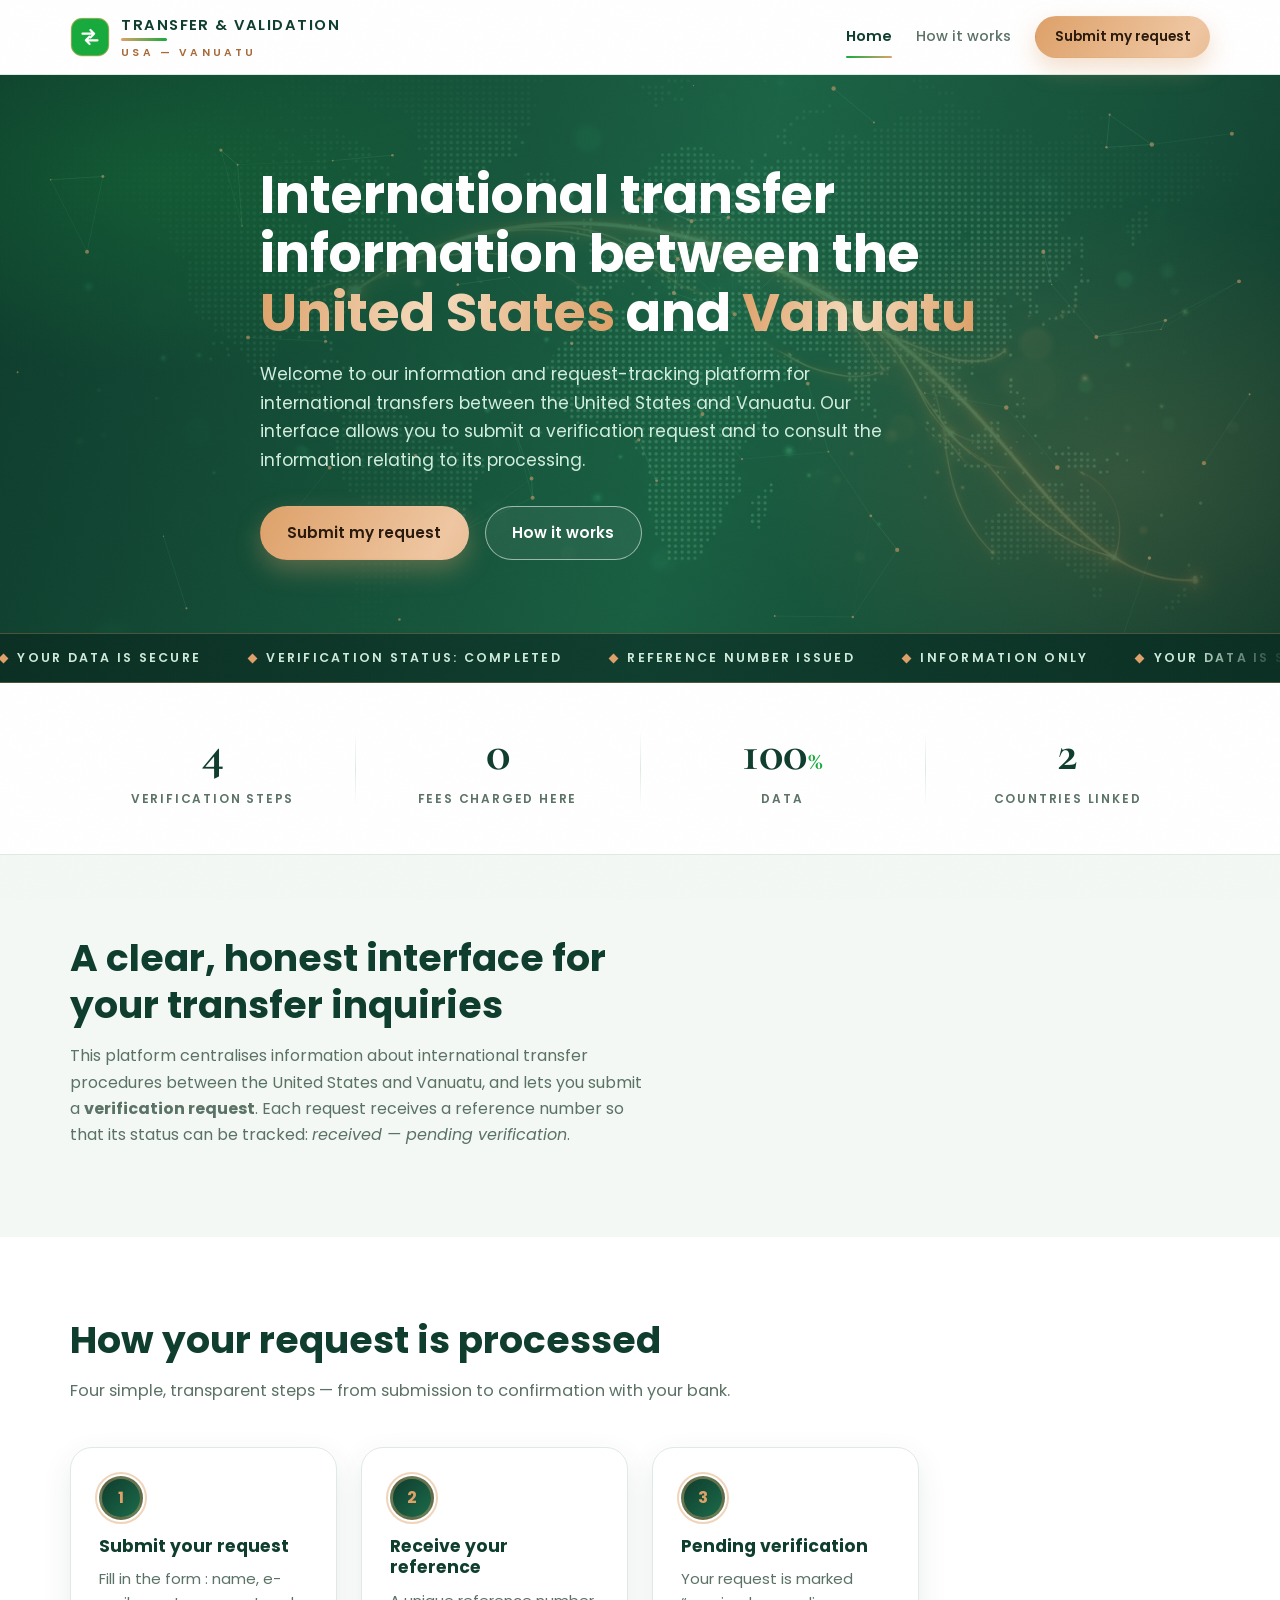
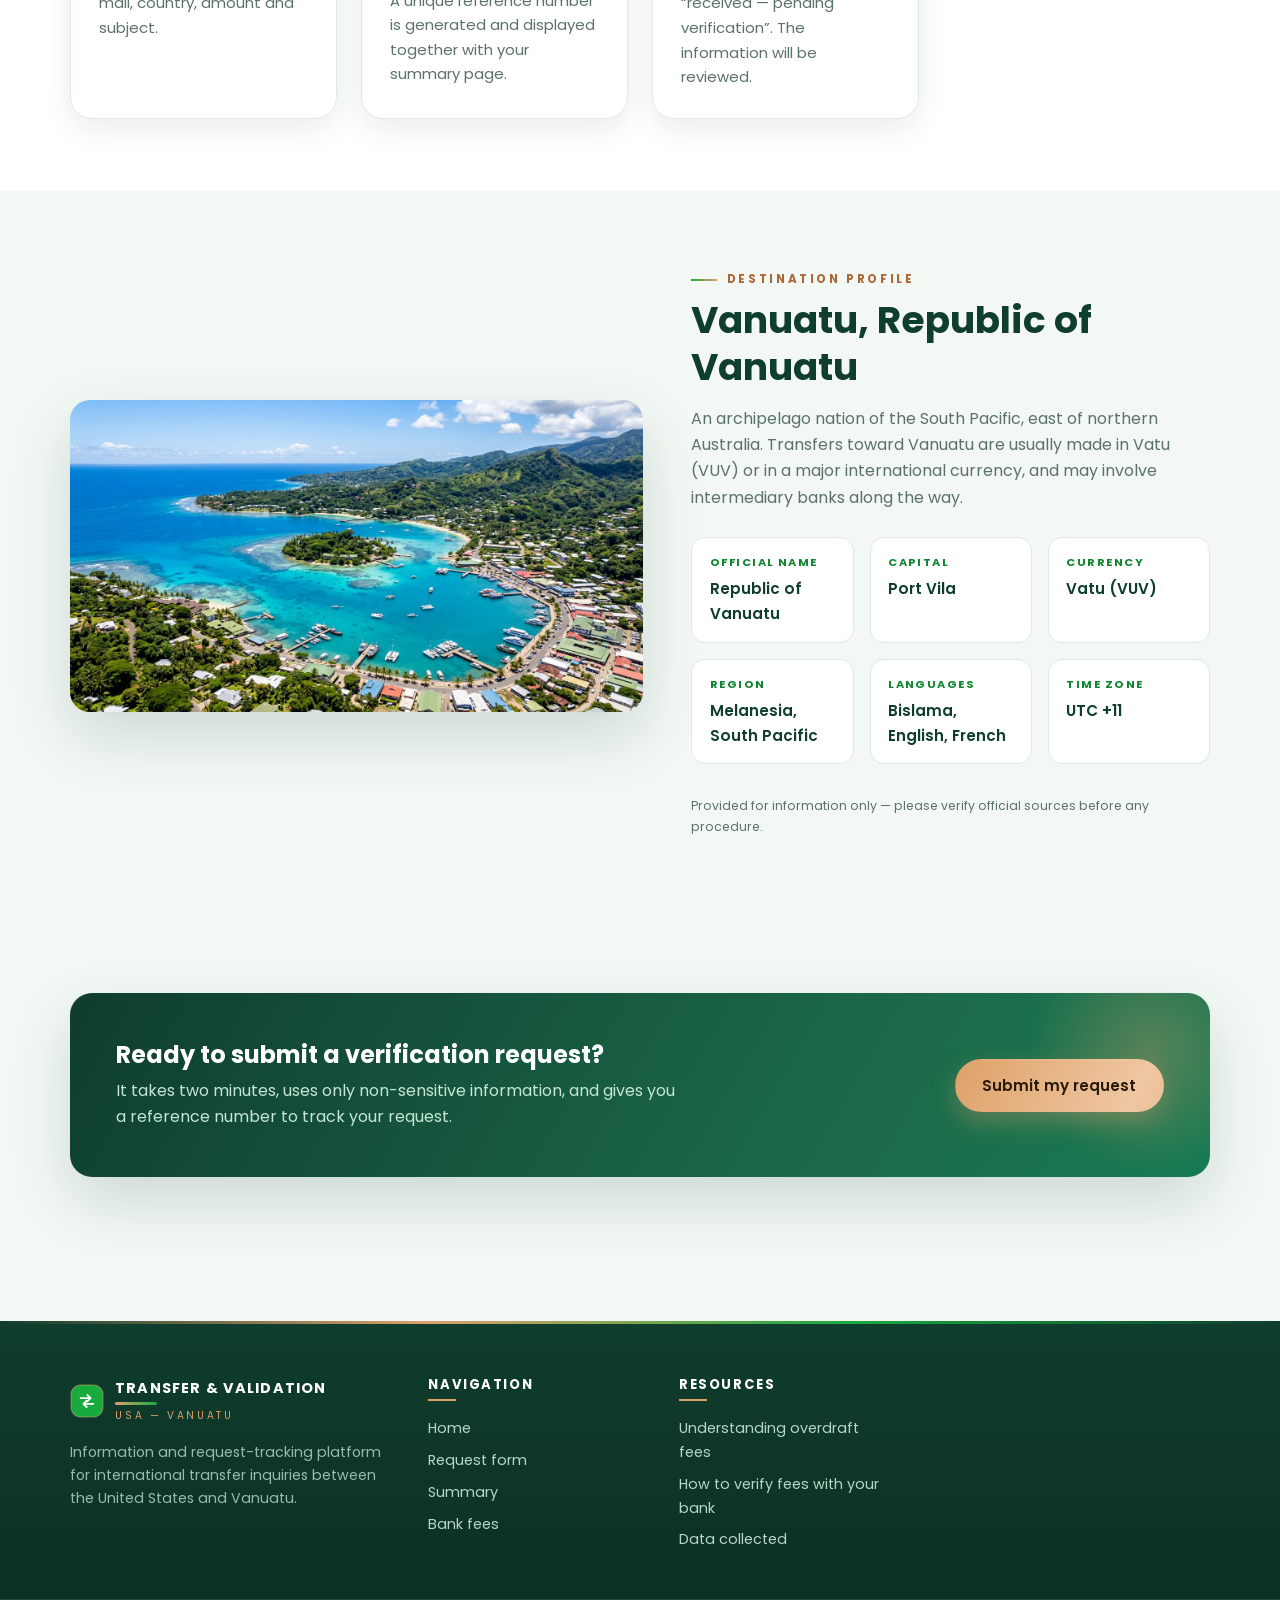
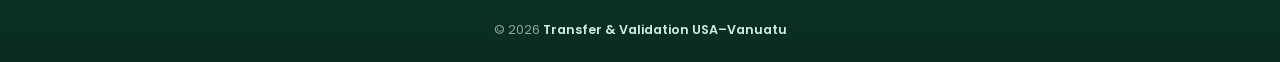
<file: index.html>
<!DOCTYPE html>
<html lang="en">
<head>
  <meta charset="UTF-8">
  <meta name="viewport" content="width=device-width, initial-scale=1">
  <title>Transfer &amp; Validation USA–Vanuatu — Home</title>
  <meta name="description" content="Information and request-tracking platform for international transfer inquiries between the United States and Vanuatu. Demonstration website — no real transfer is processed.">
  <meta name="theme-color" content="#0F3D2E">
  <link rel="icon" href="data:image/svg+xml,%3Csvg xmlns='http://www.w3.org/2000/svg' viewBox='0 0 48 48'%3E%3Crect width='48' height='48' rx='12' fill='%2318AA3D'/%3E%3Cpath d='M15 20h14m0 0l-4.5-4.5M29 20l-4.5 4.5' stroke='%23FFFFFF' stroke-width='2.6' fill='none' stroke-linecap='round' stroke-linejoin='round'/%3E%3Cpath d='M33 28H19m0 0l4.5-4.5M19 28l4.5 4.5' stroke='%23FFFFFF' stroke-width='2.6' fill='none' stroke-linecap='round' stroke-linejoin='round'/%3E%3Crect x='12' y='36' width='24' height='3' rx='1.5' fill='%23DEA169'/%3E%3C/svg%3E">
  <link rel="preconnect" href="https://fonts.googleapis.com">
  <link rel="preconnect" href="https://fonts.gstatic.com" crossorigin>
  <link href="https://fonts.googleapis.com/css2?family=Cormorant+Garamond:wght@600;700&amp;family=Poppins:wght@400;500;600;700&amp;display=swap" rel="stylesheet">
  <link rel="stylesheet" href="css/style.css">
  <script>document.documentElement.classList.add('js');</script>
  <script defer src="js/animations.js"></script>
</head>
<body>

  <!-- Header -->
  <header class="site-header">
    <div class="container header-inner">
      <a class="brand" href="index.html" aria-label="Transfer and Validation USA–Vanuatu — Home">
        <svg class="logo" width="40" height="40" viewBox="0 0 48 48" aria-hidden="true">
          <rect x="1.5" y="1.5" width="45" height="45" rx="13" fill="#102B50"/>
          <rect x="1.5" y="1.5" width="45" height="45" rx="13" fill="none" stroke="#D5AE63" stroke-opacity=".55" stroke-width="1.5"/>
          <path d="M15 20h14m0 0l-4.5-4.5M29 20l-4.5 4.5" stroke="#D5AE63" stroke-width="2.6" fill="none" stroke-linecap="round" stroke-linejoin="round"/>
          <path d="M33 28H19m0 0l4.5-4.5M19 28l4.5 4.5" stroke="#D5AE63" stroke-width="2.6" fill="none" stroke-linecap="round" stroke-linejoin="round"/>
        </svg>
        <span class="brand-text">
          <strong>TRANSFER &amp; VALIDATION</strong>
          <small>USA — VANUATU</small>
        </span>
      </a>

      <button class="nav-toggle" type="button" aria-label="Open menu" aria-expanded="false"><span></span></button>

      <nav class="site-nav" aria-label="Main navigation">
        <a class="nav-link is-active" href="index.html" aria-current="page">Home</a>
        <a class="nav-link" href="#process">How it works</a>
        <a class="btn btn-gold btn-sm" href="form.html">Submit my request</a>
      </nav>
    </div>
  </header>

  <main>

    <!-- ============ HERO ============ -->
    <section class="hero">
      <div class="container hero-inner">
        <h1 class="hero-anim" style="--d:.18s">International transfer information between the <span class="text-gradient">United States</span> and <span class="text-gradient">Vanuatu</span></h1>
        <p class="lead hero-anim" style="--d:.32s">
          Welcome to our information and request-tracking platform for international transfers between
          the United States and Vanuatu. Our interface allows you to submit a verification request
          and to consult the information relating to its processing.
        </p>
        <div class="hero-actions hero-anim" style="--d:.46s">
          <a class="btn btn-gold" href="form.html">Submit my request</a>
          <a class="btn btn-outline" href="#process">How it works</a>
        </div>

      </div>
    </section>

    <!-- ============ TICKER ============ -->
    <div class="ticker" aria-hidden="true">
      <div class="ticker-track">
        <span class="ticker-item">Your data is secure</span>
       
        <span class="ticker-item">verification status: completed</span>
        <span class="ticker-item">Reference number issued</span>
        <span class="ticker-item">Information only </span>
        <span class="ticker-item">Your data is secure</span>
       
        <span class="ticker-item">verification status: completed</span>
        <span class="ticker-item">Reference number issued</span>
        <span class="ticker-item">Information only </span>
      </div>
    </div>

    <!-- ============ STATS ============ -->
    <section class="stats-band" aria-label="Key figures">
      <div class="container stats-grid">
        <div class="stat">
          <div class="stat-num"><span data-count="4">1</span></div>
          <div class="stat-label">Verification steps</div>
        </div>
        <div class="stat">
          <div class="stat-num"><span data-count="0">0</span></div>
          <div class="stat-label">Fees charged here</div>
        </div>
        <div class="stat">
          <div class="stat-num"><span data-count="100">4</span><span class="suffix">%</span></div>
          <div class="stat-label"> data</div>
        </div>
        <div class="stat">
          <div class="stat-num"><span data-count="2">4</span></div>
          <div class="stat-label">Countries linked</div>
        </div>
      </div>
    </section>

    <!-- ============ SERVICE ============ -->
    <section class="section">
      <div class="container">
        <div class="split">
          <div>
            <h2 style="font-size:clamp(1.6rem,3vw,2.35rem);margin:.5rem 0 .9rem;">A clear, honest interface for your transfer inquiries</h2>
            <p style="color:var(--muted);">
              This platform centralises information about international transfer procedures between
              the United States and Vanuatu, and lets you submit a <strong>verification request</strong>. Each request receives a reference number so that its
              status can be tracked: <em>received — pending verification</em>.
            </p>
          </div>
            
        </div>
      </div>
    </section>

    <!-- ============ PROCESS ============ -->
    <section class="section section-alt" id="process">
      <div class="container">
        <div class="section-head">
          <h2>How your request is processed</h2>
          <p>Four simple, transparent steps — from submission to confirmation with your bank.</p>
        </div>

        <div class="grid grid-4">
          <div class="card step">
            <div class="step-num">1</div>
            <h3>Submit your request</h3>
            <p>Fill in the form : name, e-mail, country, amount and subject.</p>
          </div>
          <div class="card step">
            <div class="step-num">2</div>
            <h3>Receive your reference</h3>
            <p>A unique reference number is generated and displayed together with your summary page.</p>
          </div>
          <div class="card step">
            <div class="step-num">3</div>
            <h3>Pending verification</h3>
            <p>Your request is marked “received — pending verification”. The information will be reviewed.</p>
          </div>
          
        </div>
      </div>
    </section>

    <!-- ============ VANUATU ============ -->
    <section class="section" id="vanuatu">
      <div class="container">
        <div class="split">
          <div>
            <img src="images/vanuatu.jpg" alt="Aerial view of the coastline and lagoon of Port Vila, Vanuatu" loading="lazy">
          </div>
          <div>
            <span class="eyebrow">Destination profile</span>
            <h2 style="font-size:clamp(1.6rem,3vw,2.35rem);margin:.5rem 0 .9rem;">Vanuatu, Republic of Vanuatu</h2>
            <p style="color:var(--muted);">
              An archipelago nation of the South Pacific, east of northern Australia. Transfers toward
              Vanuatu are usually made in Vatu (VUV) or in a major international currency, and may
              involve intermediary banks along the way.
            </p>
            <dl class="facts">
              <div class="fact"><dt>Official name</dt><dd>Republic of Vanuatu</dd></div>
              <div class="fact"><dt>Capital</dt><dd>Port Vila</dd></div>
              <div class="fact"><dt>Currency</dt><dd>Vatu (VUV)</dd></div>
              <div class="fact"><dt>Region</dt><dd>Melanesia, South Pacific</dd></div>
              <div class="fact"><dt>Languages</dt><dd>Bislama, English, French</dd></div>
              <div class="fact"><dt>Time zone</dt><dd>UTC +11</dd></div>
            </dl>
            <p class="hint mt-2">Provided for information only — please verify official sources before any procedure.</p>
          </div>
        </div>
      </div>
    </section>

    <!-- ============ NOTICES ============ -->
  

    <!-- ============ CTA ============ -->
    <section class="section">
      <div class="container">
        <div class="cta-band">
          <div>
            <h2>Ready to submit a verification request?</h2>
            <p>It takes two minutes, uses only non-sensitive information, and gives you a reference number to track your request.</p>
          </div>
          <a class="btn btn-gold" href="form.html">Submit my request</a>
        </div>
      </div>
    </section>

  </main>

  <!-- Footer -->
  <footer class="site-footer">
    <div class="container footer-grid">
      <div>
        <div class="footer-brand">
          <svg width="34" height="34" viewBox="0 0 48 48" aria-hidden="true">
            <rect x="1.5" y="1.5" width="45" height="45" rx="13" fill="#0B1F3D" stroke="#D5AE63" stroke-opacity=".55" stroke-width="1.5"/>
            <path d="M15 20h14m0 0l-4.5-4.5M29 20l-4.5 4.5" stroke="#D5AE63" stroke-width="2.6" fill="none" stroke-linecap="round" stroke-linejoin="round"/>
            <path d="M33 28H19m0 0l4.5-4.5M19 28l4.5 4.5" stroke="#D5AE63" stroke-width="2.6" fill="none" stroke-linecap="round" stroke-linejoin="round"/>
          </svg>
          <span>
            <strong>TRANSFER &amp; VALIDATION</strong>
            <small>USA — VANUATU</small>
          </span>
        </div>
        <p>Information and request-tracking platform for international transfer inquiries between the United States and Vanuatu.</p>
      </div>

      <div>
        <h4>Navigation</h4>
        <a href="index.html">Home</a>
        <a href="form.html">Request form</a>
        <a href="recap.html">Summary</a>
        <a href="fees.html">Bank fees</a>
      </div>

      <div>
        <h4>Resources</h4>
        <a href="fees.html">Understanding overdraft fees</a>
        <a href="fees.html">How to verify fees with your bank</a>
        <a href="form.html">Data collected</a>
      </div>

    </div>
    <div class="footer-bottom">
      © <span data-year>2026</span> <strong>Transfer &amp; Validation USA–Vanuatu</strong>
    </div>
  </footer>

  <script src="js/app.js"></script>
</body>
</html>
</file>
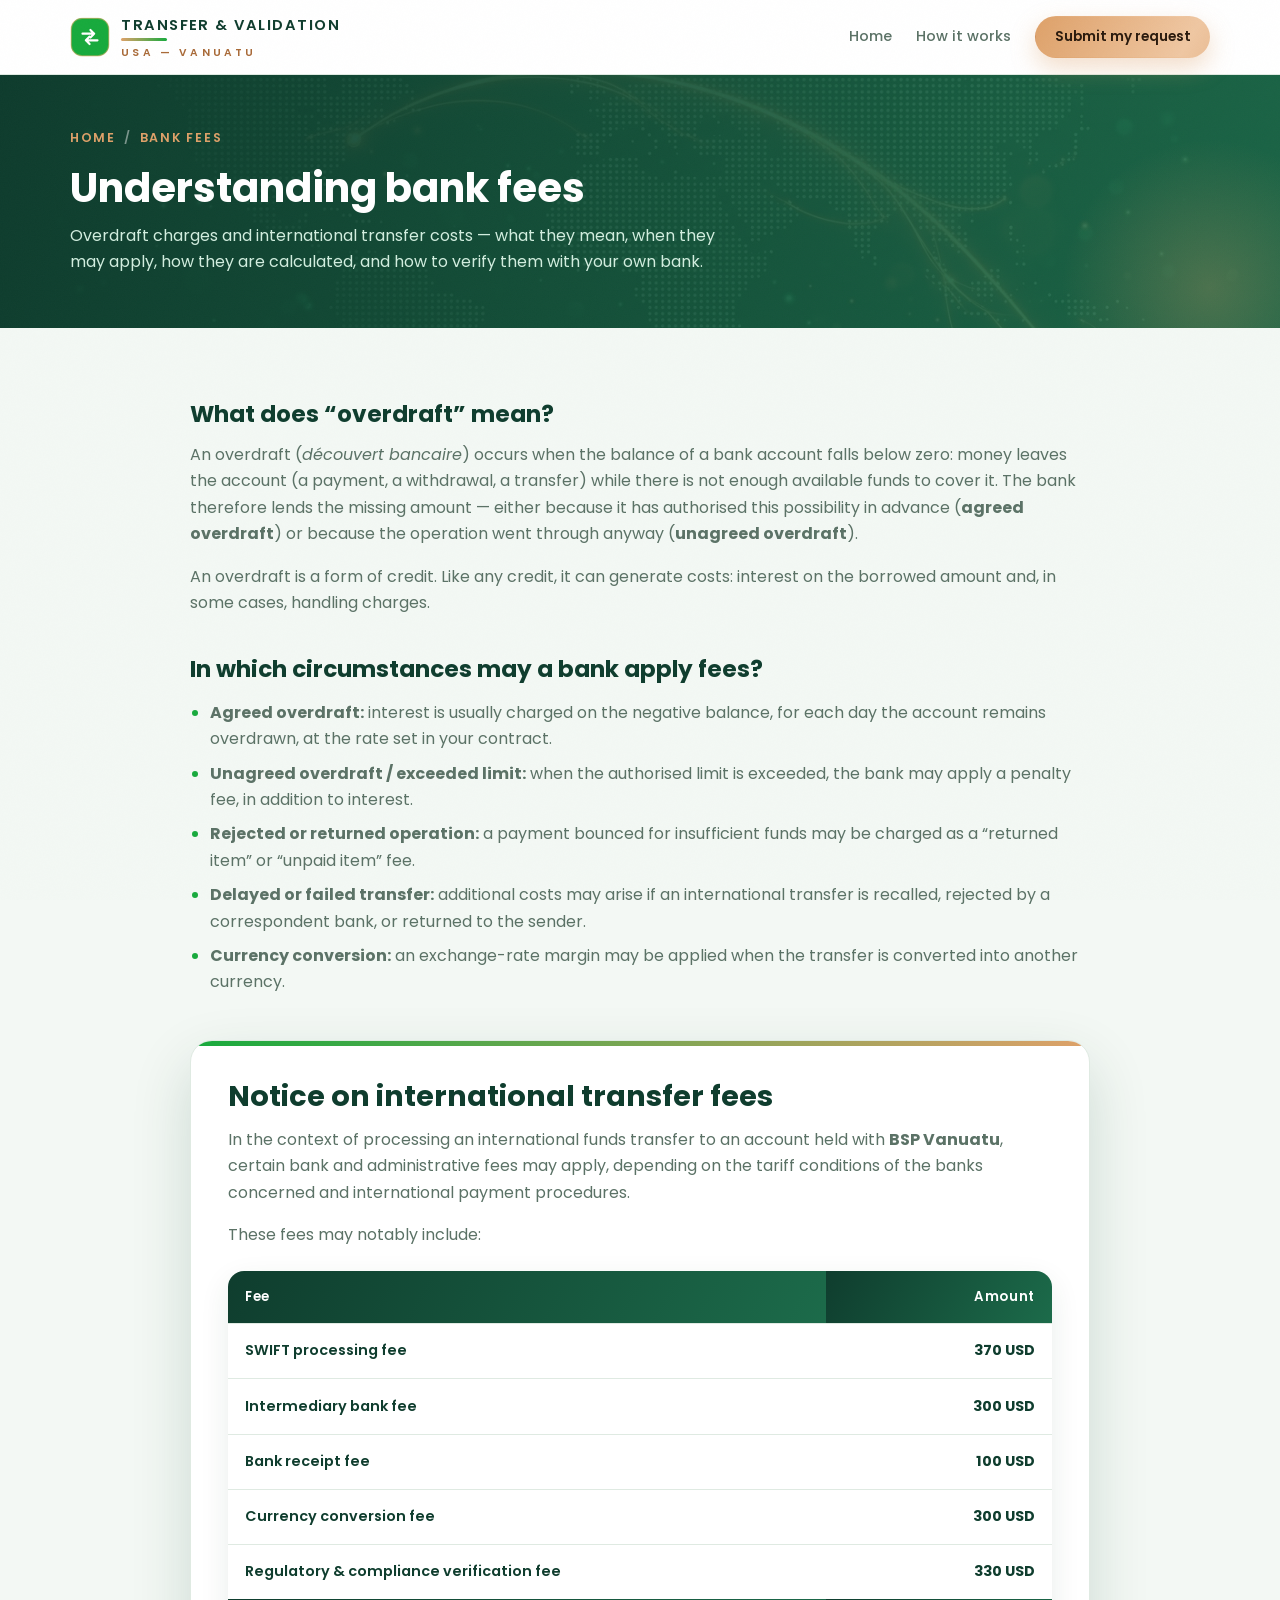
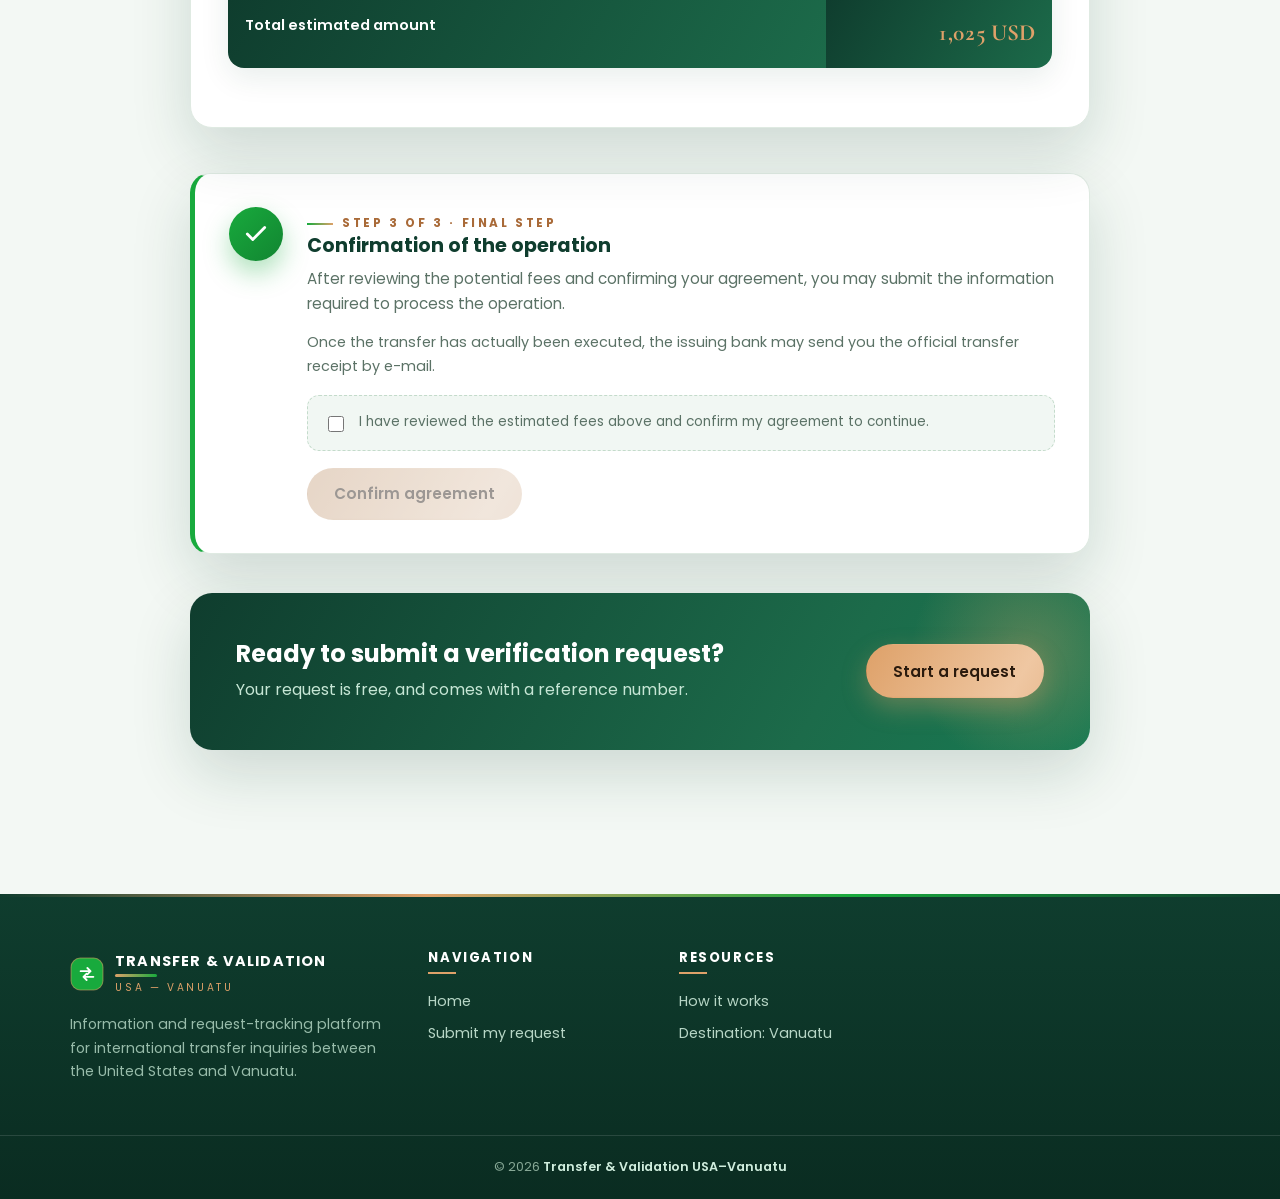
<file: fees.html>
<!DOCTYPE html>
<html lang="en">
<head>
  <meta charset="UTF-8">
  <meta name="viewport" content="width=device-width, initial-scale=1">
  <title>Bank fee information — Transfer &amp; Validation USA–Vanuatu</title>
  <meta name="description" content="Clear explanation of overdraft fees and international transfer charges: how they work, how they are calculated, which bank applies them and how to verify them with your bank.">
  <meta name="theme-color" content="#0F3D2E">
  <link rel="icon" href="data:image/svg+xml,%3Csvg xmlns='http://www.w3.org/2000/svg' viewBox='0 0 48 48'%3E%3Crect width='48' height='48' rx='12' fill='%2318AA3D'/%3E%3Cpath d='M15 20h14m0 0l-4.5-4.5M29 20l-4.5 4.5' stroke='%23FFFFFF' stroke-width='2.6' fill='none' stroke-linecap='round' stroke-linejoin='round'/%3E%3Cpath d='M33 28H19m0 0l4.5-4.5M19 28l4.5 4.5' stroke='%23FFFFFF' stroke-width='2.6' fill='none' stroke-linecap='round' stroke-linejoin='round'/%3E%3Crect x='12' y='36' width='24' height='3' rx='1.5' fill='%23DEA169'/%3E%3C/svg%3E">
  <link rel="preconnect" href="https://fonts.googleapis.com">
  <link rel="preconnect" href="https://fonts.gstatic.com" crossorigin>
  <link href="https://fonts.googleapis.com/css2?family=Cormorant+Garamond:wght@600;700&amp;family=Poppins:wght@400;500;600;700&amp;display=swap" rel="stylesheet">
  <link rel="stylesheet" href="css/style.css">
  <script>document.documentElement.classList.add('js');</script>
  <script defer src="js/animations.js"></script>
</head>
<body>


  <header class="site-header">
    <div class="container header-inner">
      <a class="brand" href="index.html" aria-label="Transfer and Validation USA–Vanuatu — Home">
        <svg class="logo" width="40" height="40" viewBox="0 0 48 48" aria-hidden="true">
          <rect x="1.5" y="1.5" width="45" height="45" rx="13" fill="#102B50"/>
          <rect x="1.5" y="1.5" width="45" height="45" rx="13" fill="none" stroke="#D5AE63" stroke-opacity=".55" stroke-width="1.5"/>
          <path d="M15 20h14m0 0l-4.5-4.5M29 20l-4.5 4.5" stroke="#D5AE63" stroke-width="2.6" fill="none" stroke-linecap="round" stroke-linejoin="round"/>
          <path d="M33 28H19m0 0l4.5-4.5M19 28l4.5 4.5" stroke="#D5AE63" stroke-width="2.6" fill="none" stroke-linecap="round" stroke-linejoin="round"/>
        </svg>
        <span class="brand-text">
          <strong>TRANSFER &amp; VALIDATION</strong>
          <small>USA — VANUATU</small>
        </span>
      </a>

      <button class="nav-toggle" type="button" aria-label="Open menu" aria-expanded="false"><span></span></button>

      <nav class="site-nav" aria-label="Main navigation">
        <a class="nav-link" href="index.html">Home</a>
        <a class="nav-link" href="index.html#process">How it works</a>
        <a class="btn btn-gold btn-sm is-active" href="form.html" aria-current="page">Submit my request</a>
      </nav>
    </div>
  </header>

  <main>
    <section class="page-head">
      <div class="container">
        <div class="breadcrumb">Home <span>/</span> Bank fees</div>
        <h1>Understanding bank fees</h1>
        <p>
          Overdraft charges and international transfer costs — what they mean, when they may apply,
          how they are calculated, and how to verify them with your own bank.
        </p>
      </div>
    </section>

    <section class="section">
      <div class="container" style="max-width:900px;">


        <div class="prose">

          <h2 style="margin-top:0;">What does “overdraft” mean?</h2>
          <p>
            An overdraft (<em>découvert bancaire</em>) occurs when the balance of a bank account falls
            below zero: money leaves the account (a payment, a withdrawal, a transfer) while there is
            not enough available funds to cover it. The bank therefore lends the missing amount —
            either because it has authorised this possibility in advance (<strong>agreed overdraft</strong>)
            or because the operation went through anyway (<strong>unagreed overdraft</strong>).
          </p>
          <p>
            An overdraft is a form of credit. Like any credit, it can generate costs: interest on the
            borrowed amount and, in some cases, handling charges.
          </p>

          <h2>In which circumstances may a bank apply fees?</h2>
          <ul>
            <li><strong>Agreed overdraft:</strong> interest is usually charged on the negative balance, for each day the account remains overdrawn, at the rate set in your contract.</li>
            <li><strong>Unagreed overdraft / exceeded limit:</strong> when the authorised limit is exceeded, the bank may apply a penalty fee, in addition to interest.</li>
            <li><strong>Rejected or returned operation:</strong> a payment bounced for insufficient funds may be charged as a “returned item” or “unpaid item” fee.</li>
            <li><strong>Delayed or failed transfer:</strong> additional costs may arise if an international transfer is recalled, rejected by a correspondent bank, or returned to the sender.</li>
            <li><strong>Currency conversion:</strong> an exchange-rate margin may be applied when the transfer is converted into another currency.</li>
          </ul>

        </div>

        <!-- ============ FEE NOTICE (before validation) ============ -->
        <div class="fee-notice" id="fee-notice">
          
          <h2>Notice on international transfer fees</h2>
          <p>
            In the context of processing an international funds transfer to an account held with
            <strong>BSP Vanuatu</strong>, certain bank and administrative fees may apply, depending on
            the tariff conditions of the banks concerned and international payment procedures.
          </p>
          <p>These fees may notably include:</p>

          <div class="table-wrap">
            <table class="fee-table fee-table--amounts">
              <thead>
                <tr>
                  <th>Fee</th>
                  <th>Amount</th>
                </tr>
              </thead>
              <tbody>
                <tr>
                  <td>SWIFT processing fee</td>
                  <td class="amount">370 USD</td>
                </tr>
                <tr>
                  <td>Intermediary bank fee</td>
                  <td class="amount">300 USD</td>
                </tr>
                <tr>
                  <td>Bank receipt fee</td>
                  <td class="amount">100 USD</td>
                </tr>
                <tr>
                  <td>Currency conversion fee</td>
                  <td class="amount">300 USD</td>
                </tr>
                <tr>
                  <td>Regulatory &amp; compliance verification fee</td>
                  <td class="amount">330 USD</td>
                </tr>
              </tbody>
              <tfoot>
                <tr class="total-row">
                  <td>Total estimated amount</td>
                  <td class="amount"><span data-count="1400">0</span> USD</td>
                </tr>
              </tfoot>
            </table>
          </div>
        </div>

        <!-- ============ CONFIRMATION GATE ============ -->
        <div class="confirm-gate" id="confirm-gate">
          <div class="confirm-gate-icon" aria-hidden="true">
            <svg width="26" height="26" viewBox="0 0 24 24" fill="none" stroke="currentColor" stroke-width="2.6" stroke-linecap="round" stroke-linejoin="round"><path d="M20 6L9 17l-5-5"/></svg>
          </div>
          <div>
            <div id="gate-step">
              <span class="eyebrow">Step 3 of 3 · Final step</span>
              <h3>Confirmation of the operation</h3>
              <p>
                After reviewing the potential fees and confirming your agreement, you may submit the
                information required to process the operation.
              </p>
              <p class="mb-0" style="font-size:.9rem;color:var(--muted);">
                Once the transfer has actually been executed, the issuing bank may send you the official
                transfer receipt by e-mail.
              </p>

              <label class="consent" for="fee-consent">
                <input type="checkbox" id="fee-consent">
                <span>I have reviewed the estimated fees above and confirm my agreement to continue.</span>
              </label>

              <button class="btn btn-gold is-disabled" id="fee-continue" type="button" aria-disabled="true">
                Confirm agreement
              </button>
            </div>

            <div class="gate-success" id="gate-success" hidden>
              <h3>Agreement confirmed — your request is complete</h3>
              
              <p class="mb-0" style="font-size:.9rem;">
                Once the transfer has actually been executed, the issuing bank may send you the official
                transfer receipt by e-mail.
              </p>
              <div class="form-actions" style="border:0;padding-top:.9rem;margin-top:.9rem;">
                <a class="btn btn-navy" href="index.html">Back to home</a>
                <a class="btn btn-ghost" href="form.html">New request</a>
              </div>
            </div>
          </div>
        </div>

        <!-- ============ FAQ ============ -->
        
        <div class="cta-band mt-2">
          <div>
            <h2>Ready to submit a verification request?</h2>
            <p>Your request is free, and comes with a reference number.</p>
          </div>
          <a class="btn btn-gold" href="form.html">Start a request</a>
        </div>

      </div>
    </section>
  </main>

  <footer class="site-footer">
    <div class="container footer-grid">
      <div>
        <div class="footer-brand">
          <svg width="34" height="34" viewBox="0 0 48 48" aria-hidden="true">
            <rect x="1.5" y="1.5" width="45" height="45" rx="13" fill="#0B1F3D" stroke="#D5AE63" stroke-opacity=".55" stroke-width="1.5"/>
            <path d="M15 20h14m0 0l-4.5-4.5M29 20l-4.5 4.5" stroke="#D5AE63" stroke-width="2.6" fill="none" stroke-linecap="round" stroke-linejoin="round"/>
            <path d="M33 28H19m0 0l4.5-4.5M19 28l4.5 4.5" stroke="#D5AE63" stroke-width="2.6" fill="none" stroke-linecap="round" stroke-linejoin="round"/>
          </svg>
          <span>
            <strong>TRANSFER &amp; VALIDATION</strong>
            <small>USA — VANUATU</small>
          </span>
        </div>
        <p>Information and request-tracking platform for international transfer inquiries between the United States and Vanuatu.</p>
      </div>

      <div>
        <h4>Navigation</h4>
        <a href="index.html">Home</a>
        <a href="form.html">Submit my request</a>
      </div>

      <div>
        <h4>Resources</h4>
        <a href="index.html#process">How it works</a>
        <a href="index.html#vanuatu">Destination: Vanuatu</a>
      </div>
    </div>
    <div class="footer-bottom">
      © <span data-year>2026</span> <strong>Transfer &amp; Validation USA–Vanuatu</strong> 
    </div>
  </footer>

  <script src="js/app.js"></script>
</body>
</html>
</file>
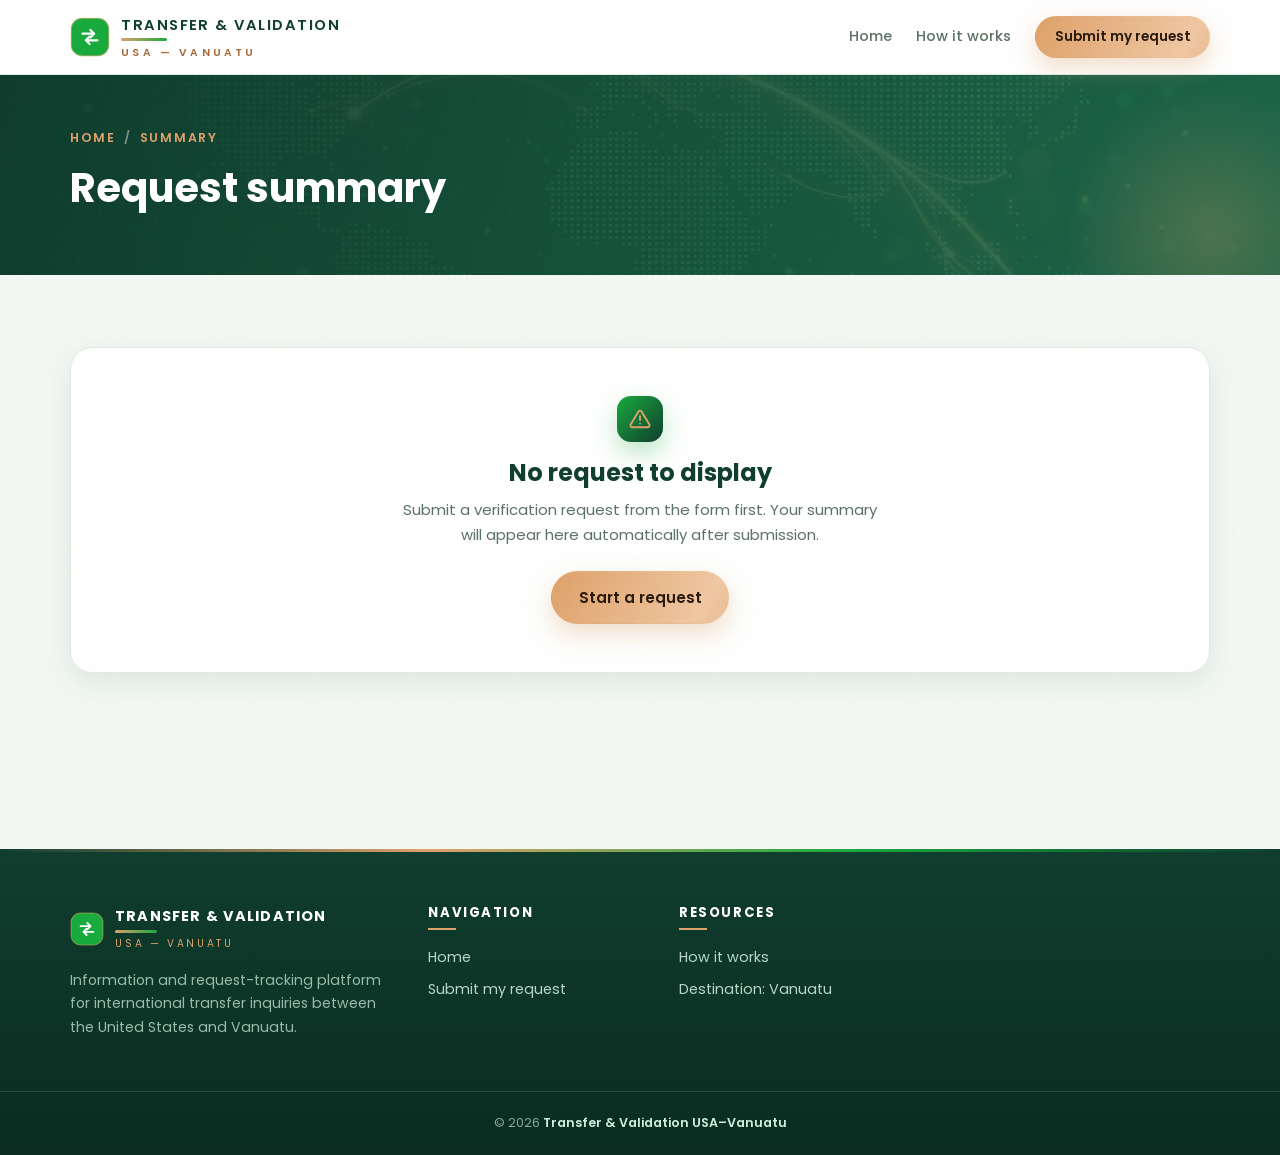
<file: recap.html>
<!DOCTYPE html>
<html lang="en">
<head>
  <meta charset="UTF-8">
  <meta name="viewport" content="width=device-width, initial-scale=1">
  <title>Request summary — Transfer &amp; Validation USA–Vanuatu</title>
  <meta name="description" content="Summary of your verification request: reference number, applicant, destination Vanuatu, declared amount, date and status. Demonstration only — not a bank validation.">
  <meta name="theme-color" content="#0F3D2E">
  <link rel="icon" href="data:image/svg+xml,%3Csvg xmlns='http://www.w3.org/2000/svg' viewBox='0 0 48 48'%3E%3Crect width='48' height='48' rx='12' fill='%2318AA3D'/%3E%3Cpath d='M15 20h14m0 0l-4.5-4.5M29 20l-4.5 4.5' stroke='%23FFFFFF' stroke-width='2.6' fill='none' stroke-linecap='round' stroke-linejoin='round'/%3E%3Cpath d='M33 28H19m0 0l4.5-4.5M19 28l4.5 4.5' stroke='%23FFFFFF' stroke-width='2.6' fill='none' stroke-linecap='round' stroke-linejoin='round'/%3E%3Crect x='12' y='36' width='24' height='3' rx='1.5' fill='%23DEA169'/%3E%3C/svg%3E">
  <link rel="preconnect" href="https://fonts.googleapis.com">
  <link rel="preconnect" href="https://fonts.gstatic.com" crossorigin>
  <link href="https://fonts.googleapis.com/css2?family=Cormorant+Garamond:wght@600;700&amp;family=Poppins:wght@400;500;600;700&amp;display=swap" rel="stylesheet">
  <link rel="stylesheet" href="css/style.css">
  <script>document.documentElement.classList.add('js');</script>
  <script defer src="js/animations.js"></script>
</head>
<body>

  

  <header class="site-header">
    <div class="container header-inner">
      <a class="brand" href="index.html" aria-label="Transfer and Validation USA–Vanuatu — Home">
        <svg class="logo" width="40" height="40" viewBox="0 0 48 48" aria-hidden="true">
          <rect x="1.5" y="1.5" width="45" height="45" rx="13" fill="#102B50"/>
          <rect x="1.5" y="1.5" width="45" height="45" rx="13" fill="none" stroke="#D5AE63" stroke-opacity=".55" stroke-width="1.5"/>
          <path d="M15 20h14m0 0l-4.5-4.5M29 20l-4.5 4.5" stroke="#D5AE63" stroke-width="2.6" fill="none" stroke-linecap="round" stroke-linejoin="round"/>
          <path d="M33 28H19m0 0l4.5-4.5M19 28l4.5 4.5" stroke="#D5AE63" stroke-width="2.6" fill="none" stroke-linecap="round" stroke-linejoin="round"/>
        </svg>
        <span class="brand-text">
          <strong>TRANSFER &amp; VALIDATION</strong>
          <small>USA — VANUATU</small>
        </span>
      </a>

      <button class="nav-toggle" type="button" aria-label="Open menu" aria-expanded="false"><span></span></button>

      <nav class="site-nav" aria-label="Main navigation">
        <a class="nav-link" href="index.html">Home</a>
        <a class="nav-link" href="index.html#process">How it works</a>
        <a class="btn btn-gold btn-sm is-active" href="form.html" aria-current="page">Submit my request</a>
      </nav>
    </div>
  </header>

  <main>
    <section class="page-head">
      <div class="container">
        <div class="breadcrumb">Home <span>/</span> Summary</div>
        <h1>Request summary</h1>
      
      </div>
    </section>

    <section class="section">
      <div class="container" id="summary-root">
        <div class="card empty-state">
          <p style="color:var(--muted);margin:0;">Loading your summary…</p>
        </div>
      </div>

      <div class="container mt-2">
        <noscript>
          <div class="notice notice-danger">
            JavaScript is required to display your summary. Please enable JavaScript, or return to the
            <a href="form.html">request form</a>.
          </div>
        </noscript>
      </div>
    </section>
  </main>

  <footer class="site-footer">
    <div class="container footer-grid">
      <div>
        <div class="footer-brand">
          <svg width="34" height="34" viewBox="0 0 48 48" aria-hidden="true">
            <rect x="1.5" y="1.5" width="45" height="45" rx="13" fill="#0B1F3D" stroke="#D5AE63" stroke-opacity=".55" stroke-width="1.5"/>
            <path d="M15 20h14m0 0l-4.5-4.5M29 20l-4.5 4.5" stroke="#D5AE63" stroke-width="2.6" fill="none" stroke-linecap="round" stroke-linejoin="round"/>
            <path d="M33 28H19m0 0l4.5-4.5M19 28l4.5 4.5" stroke="#D5AE63" stroke-width="2.6" fill="none" stroke-linecap="round" stroke-linejoin="round"/>
          </svg>
          <span>
            <strong>TRANSFER &amp; VALIDATION</strong>
            <small>USA — VANUATU</small>
          </span>
        </div>
        <p>Information and request-tracking platform for international transfer inquiries between the United States and Vanuatu.</p>
      </div>

      <div>
        <h4>Navigation</h4>
        <a href="index.html">Home</a>
        <a href="form.html">Submit my request</a>
      </div>

      <div>
        <h4>Resources</h4>
        <a href="index.html#process">How it works</a>
        <a href="index.html#vanuatu">Destination: Vanuatu</a>
      </div>

    </div>
    <div class="footer-bottom">
      © <span data-year>2026</span> <strong>Transfer &amp; Validation USA–Vanuatu</strong> 
    </div>
  </footer>

  <script src="js/app.js"></script>
  <script src="js/recap.js"></script>
</body>
</html>
</file>
<file: css/style.css>
/* =========================================================
   TRANSFERT ET VALIDATION BANCAIRE USA-VANUATU
   Premium design system — BSP-inspired green palette
   #18AA3D forest green · #24523B te papa green · #DEA169 copper
   ========================================================= */

:root {
  /* BSP-inspired palette */
  --navy: #0F3D2E;          /* deep green — headings & dark surfaces */
  --navy-2: #1C6B4A;        /* mid green */
  --brand: #18AA3D;         /* BSP forest green */
  --brand-dark: #128531;
  --gold: #DEA169;          /* BSP copper accent */
  --gold-dark: #A96A38;     /* readable copper on light */
  --bg: #F3F8F4;            /* green-tinted light background */
  --white: #FFFFFF;
  --ink: #12291F;
  --muted: #5B7266;
  --line: #DFEAE2;
  --ok: #18AA3D;
  --danger: #C0392B;
  --radius: 16px;
  --radius-lg: 22px;
  --shadow: 0 10px 30px rgba(15, 61, 46, 0.09);
  --shadow-lg: 0 24px 60px rgba(15, 61, 46, 0.16);
  --ease: cubic-bezier(0.22, 0.61, 0.36, 1);
  --font: 'Poppins', 'Inter', system-ui, -apple-system, 'Segoe UI', Roboto, Helvetica, Arial, sans-serif;
  --font-display: 'Cormorant Garamond', Georgia, 'Times New Roman', serif;
}

*,
*::before,
*::after { box-sizing: border-box; }

html { scroll-behavior: smooth; }

body {
  margin: 0;
  font-family: var(--font);
  background: var(--bg);
  color: var(--ink);
  line-height: 1.65;
  font-size: 16px;
  -webkit-font-smoothing: antialiased;
}

/* subtle film grain for a premium finish */
body::before {
  content: "";
  position: fixed;
  inset: 0;
  pointer-events: none;
  z-index: 9997;
  opacity: 0.035;
  background-image: url("data:image/svg+xml,%3Csvg xmlns='http://www.w3.org/2000/svg' width='200' height='200'%3E%3Cfilter id='n'%3E%3CfeTurbulence type='fractalNoise' baseFrequency='0.85' numOctaves='3'/%3E%3C/filter%3E%3Crect width='100%25' height='100%25' filter='url(%23n)' opacity='0.55'/%3E%3C/svg%3E");
}

img { max-width: 100%; display: block; }

a { color: var(--navy-2); text-decoration: none; }
a:hover { color: var(--brand-dark); }

h1, h2, h3, h4 { color: var(--navy); line-height: 1.25; margin-top: 0; }
p { margin-top: 0; }

.container { width: min(1140px, 92%); margin: 0 auto; }

/* ---------- Scroll progress (injected) ---------- */
.scroll-progress {
  position: fixed;
  top: 0; left: 0;
  width: 100%;
  height: 3px;
  background: linear-gradient(90deg, var(--brand), var(--gold), var(--brand-dark));
  transform: scaleX(0);
  transform-origin: 0 50%;
  z-index: 9999;
  pointer-events: none;
}

/* ---------- Back to top (injected) ---------- */
.back-to-top {
  position: fixed;
  right: 22px; bottom: 22px;
  width: 48px; height: 48px;
  border-radius: 50%;
  background: var(--navy);
  color: var(--gold);
  border: 1px solid rgba(222, 161, 105, 0.45);
  display: grid;
  place-items: center;
  opacity: 0;
  visibility: hidden;
  transform: translateY(16px) scale(0.9);
  transition: opacity 0.35s var(--ease), transform 0.35s var(--ease), background 0.25s, color 0.25s;
  z-index: 900;
  cursor: pointer;
  box-shadow: var(--shadow-lg);
}
.back-to-top.is-visible { opacity: 1; visibility: visible; transform: none; }
.back-to-top:hover { background: var(--gold); color: var(--navy); transform: translateY(-3px); }

/* ---------- Scroll reveal system ---------- */
html.js [data-reveal] {
  opacity: 0;
  transform: translateY(30px);
  transition: opacity 0.85s var(--ease), transform 0.85s var(--ease);
  transition-delay: var(--d, 0ms);
  will-change: opacity, transform;
}
html.js [data-reveal].is-visible { opacity: 1; transform: none; }

/* ---------- Demo strip ---------- */
.demo-strip {
  background: var(--navy);
  color: #D6EFE0;
  font-size: 0.78rem;
  text-align: center;
  padding: 0.5rem 1rem;
  letter-spacing: 0.02em;
  border-bottom: 1px solid rgba(222, 161, 105, 0.25);
}
.demo-strip strong { color: var(--gold); font-weight: 600; }

/* ---------- Header ---------- */
.site-header {
  position: sticky;
  top: 0;
  z-index: 60;
  background: rgba(255, 255, 255, 0.97);
  backdrop-filter: blur(10px);
  border-bottom: 1px solid var(--line);
  transition: box-shadow 0.35s var(--ease);
}
.site-header.is-scrolled { box-shadow: 0 10px 34px rgba(15, 61, 46, 0.12); }

.header-inner {
  display: flex;
  align-items: center;
  justify-content: space-between;
  gap: 1rem;
  padding: 0.8rem 0;
  transition: padding 0.35s var(--ease);
}
.site-header.is-scrolled .header-inner { padding: 0.55rem 0; }

.brand { display: flex; align-items: center; gap: 0.7rem; }
.brand:hover { color: inherit; }
.brand .logo { flex: 0 0 auto; transition: transform 0.4s var(--ease); }
.site-header.is-scrolled .brand .logo { transform: scale(0.92); }

/* BSP-inspired logo recolouring (overrides inline SVG fills) */
.brand svg rect { fill: var(--brand) !important; }
.brand svg path { stroke: #FFFFFF !important; }
.footer-brand svg rect { fill: var(--brand) !important; }
.footer-brand svg path { stroke: #FFFFFF !important; }

.brand-text strong {
  display: block;
  font-size: 0.92rem;
  letter-spacing: 0.1em;
  color: var(--navy);
  font-weight: 600;
  position: relative;
  padding-bottom: 4px;
}
.brand-text strong::after {
  content: "";
  position: absolute;
  left: 0; bottom: 0;
  width: 46px; height: 3px;
  border-radius: 2px;
  background: linear-gradient(90deg, var(--gold), var(--brand));
}
.brand-text small {
  display: block;
  font-size: 0.66rem;
  letter-spacing: 0.3em;
  color: var(--gold-dark);
  font-weight: 600;
  margin-top: 3px;
}

.site-nav { display: flex; align-items: center; gap: 1.5rem; }

.nav-link {
  font-size: 0.9rem;
  font-weight: 500;
  color: var(--muted);
  position: relative;
  padding: 0.3rem 0;
  transition: color 0.25s;
}
.nav-link::before {
  content: "";
  position: absolute;
  left: 0; bottom: -4px;
  width: 0; height: 2px;
  background: linear-gradient(90deg, var(--brand), var(--gold));
  border-radius: 2px;
  transition: width 0.35s var(--ease);
}
.nav-link:hover { color: var(--navy); }
.nav-link:hover::before,
.nav-link.is-active::before { width: 100%; }
.nav-link.is-active { color: var(--navy); font-weight: 600; }

.nav-toggle {
  display: none;
  align-items: center;
  justify-content: center;
  width: 42px; height: 42px;
  border: 1.5px solid var(--line);
  background: var(--white);
  border-radius: 10px;
  cursor: pointer;
  transition: border-color 0.25s, transform 0.25s;
}
.nav-toggle:hover { border-color: var(--brand); transform: translateY(-1px); }
.nav-toggle span { display: block; width: 18px; height: 2px; background: var(--navy); position: relative; }
.nav-toggle span::before,
.nav-toggle span::after { content: ""; position: absolute; left: 0; width: 18px; height: 2px; background: var(--navy); }
.nav-toggle span::before { top: -6px; }
.nav-toggle span::after { top: 6px; }

/* ---------- Buttons ---------- */
.btn {
  position: relative;
  display: inline-flex;
  align-items: center;
  justify-content: center;
  gap: 0.5rem;
  padding: 0.82rem 1.65rem;
  border-radius: 999px;
  font-weight: 600;
  font-size: 0.95rem;
  font-family: inherit;
  border: 1.5px solid transparent;
  cursor: pointer;
  overflow: hidden;
  transition: transform 0.25s var(--ease), box-shadow 0.25s var(--ease), background 0.4s, color 0.25s, border-color 0.25s;
  text-align: center;
}
.btn:hover { transform: translateY(-2px); }
.btn:active { transform: translateY(0) scale(0.98); }

.btn-gold {
  background: linear-gradient(120deg, #DEA169 0%, #EFC7A2 45%, #D08E55 100%);
  background-size: 200% 100%;
  background-position: 0% 50%;
  color: #2A1A0D;
  box-shadow: 0 10px 24px rgba(222, 161, 105, 0.35);
}
.btn-gold:hover {
  background-position: 100% 50%;
  color: #2A1A0D;
  box-shadow: 0 16px 34px rgba(222, 161, 105, 0.45);
}
.btn-navy {
  background: linear-gradient(120deg, var(--navy), var(--navy-2));
  background-size: 160% 100%;
  color: #fff;
}
.btn-navy:hover { background-position: 100% 50%; color: #fff; }
.btn-outline { border-color: rgba(255, 255, 255, 0.55); color: #fff; background: rgba(255, 255, 255, 0.06); backdrop-filter: blur(4px); }
.btn-outline:hover { border-color: var(--gold); color: var(--gold); background: rgba(222, 161, 105, 0.12); }
.btn-ghost { border-color: var(--line); color: var(--navy); background: var(--white); }
.btn-ghost:hover { border-color: var(--brand); color: var(--navy); box-shadow: var(--shadow); }
.btn-sm { padding: 0.55rem 1.15rem; font-size: 0.85rem; }
.btn-block { width: 100%; }

.btn.is-loading { pointer-events: none; opacity: 0.9; }
.btn.is-loading .spinner { display: inline-block; }
.spinner {
  display: none;
  width: 15px; height: 15px;
  border: 2px solid rgba(128, 128, 128, 0.35);
  border-top-color: currentColor;
  border-radius: 50%;
  animation: spin 0.7s linear infinite;
}

/* ---------- Hero ---------- */
.hero {
  position: relative;
  color: #fff;
  background:
    linear-gradient(105deg, rgba(15, 61, 46, 0.95) 0%, rgba(28, 107, 74, 0.82) 55%, rgba(15, 61, 46, 0.78) 100%),
    url("../images/hero.jpg") center / cover no-repeat;
  overflow: hidden;
}
.hero::before {
  content: "";
  position: absolute;
  inset: 0;
  background:
    radial-gradient(620px 320px at 12% 18%, rgba(24, 170, 61, 0.22), transparent 62%),
    radial-gradient(560px 420px at 88% 72%, rgba(222, 161, 105, 0.16), transparent 65%);
  animation: aurora 12s ease-in-out infinite alternate;
  pointer-events: none;
}
.hero-canvas { position: absolute; inset: 0; z-index: 1; pointer-events: none; }
.hero-inner { position: relative; z-index: 2; padding: 5.6rem 0 4.6rem; max-width: 760px; }

.hero-anim {
  opacity: 0;
  animation: riseIn 0.95s var(--ease) forwards;
  animation-delay: var(--d, 0s);
}

.hero-eyebrow {
  display: inline-flex;
  align-items: center;
  gap: 0.6rem;
  font-size: 0.75rem;
  font-weight: 700;
  letter-spacing: 0.24em;
  text-transform: uppercase;
  color: var(--gold);
  margin-bottom: 1rem;
}
.hero-eyebrow::before {
  content: "";
  width: 30px; height: 2px;
  background: linear-gradient(90deg, var(--gold), transparent);
}

.hero h1 {
  color: #fff;
  font-size: clamp(2rem, 4.6vw, 3.25rem);
  font-weight: 700;
  line-height: 1.14;
  margin-bottom: 1.1rem;
}

.text-gradient {
  background: linear-gradient(100deg, #DEA169 0%, #F5DCBE 25%, #DEA169 50%, #C9895A 75%, #DEA169 100%);
  background-size: 200% auto;
  -webkit-background-clip: text;
  background-clip: text;
  color: transparent;
  animation: shine 5.5s linear infinite;
}

.hero .lead {
  font-size: 1.08rem;
  color: #D2EEDF;
  max-width: 640px;
  margin-bottom: 2rem;
}
.hero-actions { display: flex; flex-wrap: wrap; gap: 1rem; }

.trust-row {
  display: flex;
  flex-wrap: wrap;
  gap: 0.9rem;
  margin-top: 2.6rem;
  padding-top: 1.6rem;
  border-top: 1px solid rgba(255, 255, 255, 0.16);
}
.trust-item {
  display: flex;
  align-items: center;
  gap: 0.55rem;
  font-size: 0.83rem;
  color: #D6EFE0;
  background: rgba(255, 255, 255, 0.07);
  border: 1px solid rgba(255, 255, 255, 0.14);
  padding: 0.55rem 0.95rem;
  border-radius: 999px;
  backdrop-filter: blur(6px);
  transition: background 0.3s, transform 0.3s var(--ease);
}
.trust-item:hover { background: rgba(255, 255, 255, 0.13); transform: translateY(-2px); }
.trust-item svg { flex: 0  auto; }

/* ---------- Ticker (marquee) ---------- */
.ticker {
  background: linear-gradient(90deg, #0B2F23, var(--navy) 50%, #0B2F23);
  border-top: 1px solid rgba(222, 161, 105, 0.3);
  border-bottom: 1px solid rgba(222, 161, 105, 0.3);
  overflow: hidden;
  padding: 0.85rem 0;
  position: relative;
}
.ticker::after {
  content: "";
  position: absolute;
  top: 0; bottom: 0; right: 0;
  width: 90px;
  background: linear-gradient(90deg, transparent, rgba(11, 47, 35, 0.9));
  pointer-events: none;
}
.ticker-track {
  display: flex;
  gap: 3rem;
  white-space: nowrap;
  width: max-content;
  animation: marquee 34s linear infinite;
}
.ticker:hover .ticker-track { animation-play-state: paused; }
.ticker-item {
  display: flex;
  align-items: center;
  gap: 0.65rem;
  color: #CFEBDC;
  font-size: 0.78rem;
  letter-spacing: 0.18em;
  text-transform: uppercase;
  font-weight: 600;
}
.ticker-item::before {
  content: "";
  width: 7px; height: 7px;
  background: var(--gold);
  transform: rotate(45deg);
  flex: 0 0 auto;
}

/* ---------- Stats band ---------- */
.stats-band { background: var(--white); border-bottom: 1px solid var(--line); }
.stats-grid { display: grid; grid-template-columns: repeat(4, 1fr); }
.stat { padding: 2.8rem 1.2rem; text-align: center; position: relative; }
.stat + .stat::before {
  content: "";
  position: absolute;
  left: 0; top: 28%;
  height: 44%; width: 1px;
  background: linear-gradient(180deg, transparent, var(--line), transparent);
}
.stat-num {
  font-family: var(--font-display);
  font-size: clamp(2.4rem, 4vw, 3.3rem);
  font-weight: 700;
  color: var(--navy);
  line-height: 1;
  display: flex;
  justify-content: center;
  align-items: baseline;
}
.stat-num .suffix { color: var(--brand); font-size: 1.6rem; margin-left: 0.05em; }
.stat-label {
  font-size: 0.75rem;
  letter-spacing: 0.15em;
  text-transform: uppercase;
  color: var(--muted);
  margin-top: 0.65rem;
  font-weight: 600;
}

/* ---------- Sections ---------- */
.section { padding: 4.5rem 0; }
.section-alt { background: var(--white); }
.section-dark { background: var(--navy); color: #D2EEDF; }
.section-dark h2, .section-dark h3 { color: #fff; }

.section-head { max-width: 720px; margin-bottom: 2.6rem; }
.eyebrow {
  display: inline-flex;
  align-items: center;
  gap: 0.6rem;
  font-size: 0.74rem;
  font-weight: 700;
  letter-spacing: 0.22em;
  text-transform: uppercase;
  color: var(--gold-dark);
}
.eyebrow::before {
  content: "";
  width: 26px; height: 2px;
  background: linear-gradient(90deg, var(--brand), var(--gold));
}
.section-head h2 { font-size: clamp(1.6rem, 3vw, 2.35rem); margin: 0.5rem 0 0.9rem; }
.section-head p { color: var(--muted); font-size: 1.02rem; margin-bottom: 0; }

/* ---------- Cards & grids ---------- */
.grid { display: grid; gap: 1.5rem; }
.grid-2 { grid-template-columns: repeat(2, 1fr); }
.grid-3 { grid-template-columns: repeat(3, 1fr); }
.grid-4 { grid-template-columns: repeat(4, 1fr); }

.card {
  position: relative;
  background: rgba(255, 255, 255, 0.95);
  border: 1px solid var(--line);
  border-radius: var(--radius-lg);
  padding: 1.75rem;
  box-shadow: var(--shadow);
  transition: transform 0.45s var(--ease), box-shadow 0.45s var(--ease), border-color 0.45s;
}
.card::before {
  content: "";
  position: absolute;
  inset: 0;
  border-radius: inherit;
  background: linear-gradient(145deg, rgba(24, 170, 61, 0.1), rgba(222, 161, 105, 0.12) 55%, transparent 75%);
  opacity: 0;
  transition: opacity 0.45s;
  pointer-events: none;
}
.card:hover {
  transform: translateY(-6px);
  box-shadow: var(--shadow-lg);
  border-color: rgba(222, 161, 105, 0.55);
}
.card:hover::before { opacity: 1; }
.card h3 { font-size: 1.08rem; margin-bottom: 0.6rem; position: relative; }
.card p { color: var(--muted); font-size: 0.93rem; margin-bottom: 0; position: relative; }
.card .icon-badge { margin-bottom: 1rem; }

.icon-badge {
  width: 46px; height: 46px;
  border-radius: 14px;
  background: linear-gradient(135deg, var(--brand), var(--navy));
  display: grid;
  place-items: center;
  color: var(--gold);
  box-shadow: 0 10px 22px rgba(24, 170, 61, 0.28);
}

/* Steps */
.step { position: relative; }
.step-num {
  width: 44px; height: 44px;
  border-radius: 50%;
  background: linear-gradient(135deg, var(--navy), var(--navy-2));
  color: var(--gold);
  display: grid;
  place-items: center;
  font-weight: 700;
  font-size: 1rem;
  margin-bottom: 1rem;
  border: 3px solid rgba(222, 161, 105, 0.4);
  position: relative;
}
.step-num::after {
  content: "";
  position: absolute;
  inset: -7px;
  border-radius: 50%;
  border: 2px solid rgba(222, 161, 105, 0.45);
  animation: ring 2.8s ease-out infinite;
  pointer-events: none;
}

/* ---------- Notices ---------- */
.notice {
  border-left: 4px solid var(--gold);
  background: #FBF5EE;
  border-radius: 12px;
  padding: 1rem 1.25rem;
  font-size: 0.92rem;
  color: #6B5138;
}
.notice strong { color: #57402B; }
.notice-info {
  border-left-color: var(--brand);
  background: #EDF6F0;
  color: #14563C;
}
.notice-info strong { color: var(--navy); }
.notice-danger {
  border-left-color: var(--danger);
  background: #FDF1F0;
  color: #8C2F24;
}
.notice-danger strong { color: #7A2A20; }

/* ---------- Split layout ---------- */
.split {
  display: grid;
  grid-template-columns: 1.05fr 0.95fr;
  gap: 3rem;
  align-items: center;
}
.split img,
.media-frame {
  border-radius: 20px;
  box-shadow: var(--shadow-lg);
  width: 100%;
  object-fit: cover;
  transition: transform 1.3s var(--ease);
}
html.js [data-reveal] img { transform: scale(1.07); }
html.js [data-reveal].is-visible img { transform: scale(1); }

/* ---------- Facts (Vanuatu) ---------- */
.facts { display: grid; grid-template-columns: repeat(3, 1fr); gap: 1rem; margin-top: 1.6rem; }
.fact {
  background: var(--white);
  border: 1px solid var(--line);
  border-radius: 14px;
  padding: 0.95rem 1.1rem;
  transition: transform 0.35s var(--ease), border-color 0.35s, box-shadow 0.35s;
}
.fact:hover { transform: translateY(-4px); border-color: rgba(24, 170, 61, 0.5); box-shadow: var(--shadow); }
.fact dt {
  font-size: 0.7rem;
  text-transform: uppercase;
  letter-spacing: 0.13em;
  color: var(--brand-dark);
  font-weight: 700;
}
.fact dd { margin: 0.3rem 0 0; color: var(--navy); font-weight: 600; font-size: 0.95rem; }

/* ---------- CTA band ---------- */
.cta-band {
  background: linear-gradient(120deg, var(--navy) 0%, var(--navy-2) 70%, #177A52 100%);
  border-radius: 22px;
  padding: 2.9rem;
  display: flex;
  align-items: center;
  justify-content: space-between;
  gap: 2rem;
  box-shadow: var(--shadow-lg);
  position: relative;
  overflow: hidden;
  transition: transform 0.4s var(--ease), box-shadow 0.4s;
}
.cta-band:hover { transform: translateY(-4px); box-shadow: 0 30px 70px rgba(15, 61, 46, 0.25); }
.cta-band::after {
  content: "";
  position: absolute;
  right: -60px; top: -60px;
  width: 240px; height: 240px;
  border-radius: 50%;
  background: radial-gradient(circle, rgba(222, 161, 105, 0.32), transparent 70%);
  animation: float 8s ease-in-out infinite;
}
.cta-band h2 { color: #fff; font-size: 1.5rem; margin-bottom: 0.5rem; position: relative; z-index: 1; }
.cta-band p { color: #C6E6D5; margin-bottom: 0; position: relative; z-index: 1; max-width: 560px; }
.cta-band .btn { position: relative; z-index: 1; flex: 0 0 auto; }

/* ---------- Page header (inner pages) ---------- */
.page-head {
  background:
    linear-gradient(110deg, rgba(15, 61, 46, 0.96), rgba(28, 107, 74, 0.88)),
    url("../images/hero.jpg") center / cover no-repeat;
  color: #fff;
  padding: 3.3rem 0;
  position: relative;
  overflow: hidden;
}
.page-head::after {
  content: "";
  position: absolute;
  right: -80px; bottom: -110px;
  width: 300px; height: 300px;
  border-radius: 50%;
  background: radial-gradient(circle, rgba(222, 161, 105, 0.25), transparent 70%);
  animation: float 9s ease-in-out infinite;
  pointer-events: none;
}
.page-head h1 { color: #fff; font-size: clamp(1.7rem, 3.4vw, 2.5rem); margin-bottom: 0.6rem; position: relative; z-index: 1; }
.page-head p { color: #D2EEDF; max-width: 680px; margin-bottom: 0; position: relative; z-index: 1; }
.breadcrumb {
  display: flex; gap: 0.5rem; align-items: center;
  font-size: 0.78rem; letter-spacing: 0.14em; text-transform: uppercase;
  color: var(--gold); font-weight: 600; margin-bottom: 0.9rem;
  position: relative; z-index: 1;
}
.breadcrumb span { color: rgba(255, 255, 255, 0.45); }

/* ---------- Forms ---------- */
.form-layout { display: grid; grid-template-columns: 1.6fr 1fr; gap: 2rem; align-items: start; }
.form-card {
  position: relative;
  background: var(--white);
  border: 1px solid var(--line);
  border-radius: 24px;
  padding: 2.3rem;
  box-shadow: var(--shadow-lg);
  overflow: hidden;
}
.form-card::before {
  content: "";
  position: absolute;
  top: 0; left: 0; right: 0;
  height: 5px;
  background: linear-gradient(90deg, var(--brand), var(--gold), var(--brand-dark));
}
.form-card h2 { font-size: 1.25rem; margin-bottom: 0.4rem; }
.form-card > p.sub { color: var(--muted); font-size: 0.92rem; margin-bottom: 1.6rem; }

.form-grid { display: grid; grid-template-columns: 1fr 1fr; gap: 1.15rem 1.2rem; }
.field-full { grid-column: 1 / -1; }

.field label {
  display: block;
  font-size: 0.84rem;
  font-weight: 600;
  margin-bottom: 0.4rem;
  color: var(--navy);
  transition: color 0.25s;
}
.field:focus-within label { color: var(--brand-dark); }
.field .req { color: var(--danger); }

.input, .select {
  width: 100%;
  padding: 0.78rem 0.95rem;
  border: 1.5px solid #D3E2D8;
  border-radius: 12px;
  font-family: inherit;
  font-size: 0.95rem;
  background: #FBFDFB;
  color: var(--ink);
  transition: border-color 0.25s, box-shadow 0.25s, transform 0.25s var(--ease), background 0.25s;
}
.input::placeholder { color: #97AA9E; }
.input:hover, .select:hover { border-color: #B7D2C1; }
.input:focus, .select:focus {
  outline: none;
  border-color: var(--brand);
  background: #fff;
  transform: translateY(-1px);
  box-shadow: 0 0 0 4px rgba(24, 170, 61, 0.16), 0 10px 24px rgba(15, 61, 46, 0.08);
}
.input[readonly] { background: #F1F6F2; color: var(--navy); font-weight: 600; cursor: not-allowed; }
.input[readonly]:hover { transform: none; box-shadow: none; border-color: #D3E2D8; }
.select {
  appearance: none;
  background-image: url("data:image/svg+xml,%3Csvg xmlns='http://www.w3.org/2000/svg' width='12' height='8' viewBox='0 0 12 8'%3E%3Cpath d='M1 1l5 5 5-5' stroke='%231C6B4A' stroke-width='2' fill='none' stroke-linecap='round'/%3E%3C/svg%3E");
  background-repeat: no-repeat;
  background-position: right 0.95rem center;
  padding-right: 2.2rem;
}
.hint { font-size: 0.77rem; color: var(--muted); margin-top: 0.32rem; }
.field-error { font-size: 0.78rem; color: var(--danger); margin-top: 0.32rem; display: none; font-weight: 500; }
.field.has-error .input,
.field.has-error .select { border-color: var(--danger); animation: shake 0.4s var(--ease); }
.field.has-error .field-error { display: block; }

.consent {
  display: flex;
  gap: 0.7rem;
  align-items: flex-start;
  background: #F1F7F3;
  border: 1px dashed #C4DBCB;
  border-radius: 12px;
  padding: 0.95rem 1.05rem;
  font-size: 0.85rem;
  color: var(--muted);
  cursor: pointer;
  transition: border-color 0.25s, background 0.25s;
}
.consent:hover { border-color: var(--brand); background: #EAF4EE; }
.consent input { margin-top: 0.28rem; accent-color: var(--brand); width: 16px; height: 16px; flex: 0 0 auto; }
.consent.has-error { border-color: var(--danger); border-style: solid; background: #FDF1F0; animation: shake 0.4s var(--ease); }

.form-actions {
  display: flex;
  flex-wrap: wrap;
  gap: 1rem;
  align-items: center;
  margin-top: 1.5rem;
  padding-top: 1.4rem;
  border-top: 1px solid var(--line);
}

/* Aside */
.aside-stack { display: grid; gap: 1.4rem; }
.aside-card {
  position: relative;
  overflow: hidden;
  background: linear-gradient(150deg, var(--navy) 0%, var(--navy-2) 100%);
  color: #CFEDDD;
  border-radius: 20px;
  padding: 1.8rem;
  box-shadow: var(--shadow);
}
.aside-card::before {
  content: "";
  position: absolute;
  right: -50px; top: -50px;
  width: 170px; height: 170px;
  border-radius: 50%;
  background: radial-gradient(circle, rgba(222, 161, 105, 0.28), transparent 70%);
  animation: float 8s ease-in-out infinite;
  pointer-events: none;
}
.aside-card h3 { color: #fff; font-size: 1.02rem; margin-bottom: 0.9rem; position: relative; }
.aside-card ul { margin: 0; padding-left: 1.15rem; position: relative; }
.aside-card li { font-size: 0.9rem; margin-bottom: 0.55rem; }
.aside-card li::marker { color: var(--gold); }
.aside-card.light { background: var(--white); color: var(--muted); border: 1px solid var(--line); }
.aside-card.light h3 { color: var(--navy); }
.aside-card.light li::marker { color: var(--brand); }

/* ---------- Summary / recap ---------- */
.status-banner {
  display: flex;
  flex-wrap: wrap;
  align-items: center;
  justify-content: space-between;
  gap: 1rem;
  background: linear-gradient(120deg, #FBF5EE, #F6EFE4);
  border: 1px solid #EED9B5;
  border-radius: 18px;
  padding: 1.4rem 1.6rem;
  box-shadow: var(--shadow);
}
.status-banner h2 { font-size: 1.1rem; margin-bottom: 0.25rem; }
.status-banner p { margin: 0; font-size: 0.88rem; color: #6B5138; }

.badge {
  display: inline-flex;
  align-items: center;
  gap: 0.45rem;
  padding: 0.48rem 1.05rem;
  border-radius: 999px;
  font-size: 0.8rem;
  font-weight: 600;
  background: var(--white);
  border: 1px solid #EED9B5;
  color: #8A6A1F;
}
.badge .dot {
  width: 8px; height: 8px;
  border-radius: 50%;
  background: var(--gold);
  animation: pulseDot 1.9s ease-in-out infinite;
}

.summary-table { width: 100%; border-collapse: collapse; }
.summary-table th, .summary-table td {
  padding: 0.95rem 1.1rem;
  text-align: left;
  border-bottom: 1px solid var(--line);
  font-size: 0.93rem;
  transition: background 0.25s;
}
.summary-table tr:last-child th,
.summary-table tr:last-child td { border-bottom: none; }
.summary-table tr:hover td,
.summary-table tr:hover th { background: #F6FBF7; }
.summary-table th { width: 34%; color: var(--muted); font-weight: 500; background: #F7FAF8; }
.summary-table td { color: var(--ink); font-weight: 600; }
.summary-table .mono {
  font-family: 'SFMono-Regular', Consolas, 'Liberation Mono', Menlo, monospace;
  color: var(--navy);
  letter-spacing: 0.05em;
  background: #FBF5EE;
  border: 1px dashed rgba(222, 161, 105, 0.65);
  padding: 0.22rem 0.6rem;
  border-radius: 8px;
  font-weight: 700;
}
.btn-copy {
  margin-left: 0.55rem;
  padding: 0.3rem 0.75rem;
  font-size: 0.72rem;
  font-weight: 600;
  border-radius: 999px;
  border: 1.5px solid rgba(222, 161, 105, 0.65);
  background: #FBF5EE;
  color: var(--gold-dark);
  cursor: pointer;
  font-family: inherit;
  transition: all 0.25s var(--ease);
  vertical-align: middle;
}
.btn-copy:hover { background: var(--gold); color: #2A1A0D; transform: translateY(-1px); }
.btn-copy.is-copied { background: var(--brand); border-color: var(--brand); color: #fff; }

.confirm-box {
  position: relative;
  overflow: hidden;
  background: linear-gradient(125deg, var(--navy) 0%, var(--navy-2) 70%, #177A52 100%);
  color: #D6EFE0;
  border-radius: 18px;
  padding: 1.7rem 1.9rem;
  font-size: 0.95rem;
  box-shadow: var(--shadow);
}
.confirm-box::before {
  content: "";
  position: absolute;
  right: -60px; top: -70px;
  width: 220px; height: 220px;
  border-radius: 50%;
  background: radial-gradient(circle, rgba(222, 161, 105, 0.3), transparent 70%);
  animation: float 8s ease-in-out infinite;
  pointer-events: none;
}
.confirm-box strong { color: var(--gold); }
.confirm-box p { position: relative; z-index: 1; }

.empty-state { text-align: center; padding: 3rem 1.5rem; }
.empty-state h2 { margin-bottom: 0.6rem; }
.empty-state p { color: var(--muted); max-width: 480px; margin: 0 auto 1.5rem; }

/* ---------- Fees page ---------- */
.prose h2 { font-size: 1.45rem; margin-top: 2.4rem; margin-bottom: 0.8rem; }
.prose h3 { font-size: 1.05rem; margin-top: 1.6rem; margin-bottom: 0.5rem; }
.prose p { color: var(--muted); }
.prose ul { color: var(--muted); padding-left: 1.25rem; }
.prose li { margin-bottom: 0.5rem; }
.prose li::marker { color: var(--brand); }

.table-wrap {
  overflow-x: auto;
  border-radius: 16px;
  box-shadow: var(--shadow);
  margin: 1.4rem 0;
  background: var(--white);
}
.fee-table { width: 100%; border-collapse: collapse; min-width: 640px; }
.fee-table th, .fee-table td {
  padding: 0.95rem 1.1rem;
  text-align: left;
  font-size: 0.9rem;
  border-bottom: 1px solid var(--line);
  vertical-align: top;
}
.fee-table th {
  background: linear-gradient(120deg, var(--navy), var(--navy-2));
  color: #fff;
  font-weight: 600;
  font-size: 0.83rem;
  letter-spacing: 0.04em;
}
.fee-table tbody tr { transition: background 0.25s; }
.fee-table tbody tr:hover { background: #F4FAF6; }
.fee-table tr:last-child td { border-bottom: none; }
.fee-table td:first-child { font-weight: 600; color: var(--navy); }
.fee-table td { color: var(--muted); }
.fee-table td strong { color: var(--navy); }

/* fee amounts table */
.fee-table--amounts { min-width: 420px; }
.fee-table--amounts th:last-child,
.fee-table--amounts td:last-child { text-align: right; }
.fee-table--amounts .amount {
  font-weight: 700;
  color: var(--navy);
  font-variant-numeric: tabular-nums;
  white-space: nowrap;
}
.fee-table--amounts tfoot .total-row td {
  background: linear-gradient(120deg, var(--navy), var(--navy-2));
  color: #fff !important;
  font-weight: 600;
  border-bottom: none;
}
.fee-table--amounts tfoot .total-row .amount {
  color: var(--gold) !important;
  font-family: var(--font-display);
  font-size: 1.45rem;
  font-weight: 700;
}

/* fee notice block */
.fee-notice {
  position: relative;
  background: var(--white);
  border: 1px solid var(--line);
  border-radius: 22px;
  padding: 2.3rem;
  box-shadow: var(--shadow-lg);
  margin: 2.8rem 0;
  overflow: hidden;
}
.fee-notice::before {
  content: "";
  position: absolute;
  top: 0; left: 0; right: 0;
  height: 5px;
  background: linear-gradient(90deg, var(--brand), var(--gold));
}
.fee-notice .eyebrow { margin-bottom: 0.4rem; }
.fee-notice h2 { font-size: clamp(1.35rem, 2.6vw, 1.8rem); margin: 0 0 0.8rem; }
.fee-notice > p { color: var(--muted); }

/* confirmation gate */
.confirm-gate {
  display: flex;
  gap: 1.5rem;
  background: var(--white);
  border: 1px solid var(--line);
  border-left: 5px solid var(--brand);
  border-radius: 20px;
  padding: 2.1rem;
  box-shadow: var(--shadow-lg);
  align-items: flex-start;
  margin: 2.4rem 0;
}
.confirm-gate-icon {
  width: 54px; height: 54px;
  border-radius: 50%;
  background: linear-gradient(135deg, var(--brand), var(--brand-dark));
  display: grid;
  place-items: center;
  color: #fff;
  flex: 0 0 auto;
  box-shadow: 0 12px 26px rgba(24, 170, 61, 0.35);
}
.confirm-gate h3 { font-size: 1.2rem; margin-bottom: 0.5rem; }
.confirm-gate p { color: var(--muted); font-size: 0.95rem; }
.confirm-gate .consent { margin-top: 1rem; }
#fee-continue { margin-top: 1.1rem; }
#fee-continue.is-disabled {
  opacity: 0.45;
  pointer-events: none;
  filter: grayscale(0.4);
  transform: none;
  box-shadow: none;
}
#fee-continue.is-ready { animation: pop 0.5s var(--ease); }
.gate-success { animation: riseIn 0.6s var(--ease); }
.gate-success h3 { color: var(--navy); }
.confirm-gate.is-done {
  border-left-color: var(--brand);
  background: linear-gradient(120deg, #ffffff, #F1FAF4);
}

/* FAQ accordion */
.faq { margin-top: 1.4rem; }
.faq-item {
  background: var(--white);
  border: 1px solid var(--line);
  border-radius: 14px;
  margin-bottom: 0.8rem;
  overflow: hidden;
  transition: box-shadow 0.3s, border-color 0.3s;
}
.faq-item:hover { border-color: rgba(24, 170, 61, 0.45); }
.faq-item.is-open { border-color: rgba(222, 161, 105, 0.65); box-shadow: var(--shadow); }
.faq-q {
  width: 100%;
  display: flex;
  justify-content: space-between;
  gap: 1rem;
  align-items: center;
  background: none;
  border: 0;
  padding: 1.15rem 1.3rem;
  font: 600 0.98rem var(--font);
  color: var(--navy);
  cursor: pointer;
  text-align: left;
  transition: color 0.25s;
}
.faq-q:hover { color: var(--brand-dark); }
.faq-q .chev {
  flex: 0 0 auto;
  color: var(--gold-dark);
  transition: transform 0.4s var(--ease);
  display: grid;
  place-items: center;
}
.faq-item.is-open .chev { transform: rotate(180deg); }
.faq-a { max-height: 0; overflow: hidden; transition: max-height 0.5s var(--ease); }
.faq-a-inner { padding: 0 1.3rem 1.25rem; color: var(--muted); font-size: 0.93rem; }

.checklist { list-style: none; padding: 0; margin: 1.2rem 0 0; }
.checklist li {
  display: flex;
  gap: 0.75rem;
  align-items: flex-start;
  background: var(--white);
  border: 1px solid var(--line);
  border-radius: 14px;
  padding: 0.95rem 1.1rem;
  margin-bottom: 0.7rem;
  font-size: 0.93rem;
  color: var(--muted);
  transition: transform 0.3s var(--ease), border-color 0.3s, box-shadow 0.3s;
}
.checklist li:hover { transform: translateX(6px); border-color: rgba(24, 170, 61, 0.5); box-shadow: var(--shadow); }
.checklist li svg { flex: 0 0 auto; margin-top: 0.2rem; color: var(--brand); }

/* ---------- Footer ---------- */
.site-footer {
  background: linear-gradient(180deg, var(--navy) 0%, #0A2C21 100%);
  color: #B7D6C6;
  margin-top: 4.5rem;
  position: relative;
}
.site-footer::before {
  content: "";
  position: absolute;
  top: 0; left: 0; right: 0;
  height: 3px;
  background: linear-gradient(90deg, transparent, var(--gold), var(--brand), transparent);
}
.footer-grid {
  display: grid;
  grid-template-columns: 1.5fr 1fr 1fr 1.3fr;
  gap: 2.2rem;
  padding: 3.5rem 0 2.4rem;
}
.site-footer h4 {
  color: #fff;
  font-size: 0.82rem;
  letter-spacing: 0.12em;
  text-transform: uppercase;
  margin-bottom: 1rem;
  position: relative;
  padding-bottom: 0.5rem;
}
.site-footer h4::after {
  content: "";
  position: absolute;
  left: 0; bottom: 0;
  width: 28px; height: 2px;
  background: var(--gold);
}
.site-footer p { font-size: 0.88rem; color: #98BCAA; }
.site-footer a {
  color: #B7D6C6;
  font-size: 0.9rem;
  display: block;
  margin-bottom: 0.5rem;
  transition: color 0.25s, transform 0.25s var(--ease);
}
.site-footer a:hover { color: var(--gold); transform: translateX(4px); }
.footer-brand { display: flex; align-items: center; gap: 0.7rem; margin-bottom: 1rem; }
.footer-brand strong { color: #fff; font-size: 0.9rem; letter-spacing: 0.08em; display: block; position: relative; padding-bottom: 4px; }
.footer-brand strong::after {
  content: "";
  position: absolute;
  left: 0; bottom: 0;
  width: 42px; height: 3px;
  border-radius: 2px;
  background: linear-gradient(90deg, var(--gold), var(--brand));
}
.footer-brand small { display: block; color: var(--gold); font-size: 0.64rem; letter-spacing: 0.26em; margin-top: 3px; }
.footer-bottom {
  border-top: 1px solid rgba(255, 255, 255, 0.12);
  padding: 1.3rem 0;
  font-size: 0.79rem;
  text-align: center;
  color: #87A896;
}
.footer-bottom strong { color: #CFEDDD; font-weight: 600; }

/* ---------- Utilities ---------- */
.mt-2 { margin-top: 2rem; }
.mb-0 { margin-bottom: 0; }
.text-center { text-align: center; }
.sr-only {
  position: absolute; width: 1px; height: 1px;
  padding: 0; margin: -1px; overflow: hidden;
  clip: rect(0 0 0 0); white-space: nowrap; border: 0;
}

/* ---------- Keyframes ---------- */
@keyframes riseIn {
  from { opacity: 0; transform: translateY(34px); }
  to { opacity: 1; transform: none; }
}
@keyframes pageIn {
  from { opacity: 0; }
  to { opacity: 1; }
}
@keyframes shine {
  to { background-position: -200% center; }
}
@keyframes aurora {
  from { opacity: 0.75; transform: translate3d(0, 0, 0) scale(1); }
  to { opacity: 1; transform: translate3d(-2%, 1.5%, 0) scale(1.05); }
}
@keyframes float {
  0%, 100% { transform: translateY(0); }
  50% { transform: translateY(16px); }
}
@keyframes marquee {
  to { transform: translateX(-50%); }
}
@keyframes ring {
  0% { transform: scale(0.85); opacity: 0.85; }
  70% { transform: scale(1.28); opacity: 0; }
  100% { transform: scale(1.28); opacity: 0; }
}
@keyframes pulseDot {
  0%, 100% { box-shadow: 0 0 0 3px rgba(222, 161, 105, 0.3); }
  50% { box-shadow: 0 0 0 8px rgba(222, 161, 105, 0.08); }
}
@keyframes spin {
  to { transform: rotate(360deg); }
}
@keyframes shake {
  0%, 100% { transform: translateX(0); }
  25% { transform: translateX(-5px); }
  50% { transform: translateX(5px); }
  75% { transform: translateX(-3px); }
}
@keyframes pop {
  0% { transform: scale(0.94); }
  60% { transform: scale(1.05); }
  100% { transform: scale(1); }
}

/* ---------- Responsive ---------- */
@media (max-width: 1020px) {
  .grid-4 { grid-template-columns: repeat(2, 1fr); }
  .grid-3 { grid-template-columns: repeat(2, 1fr); }
  .footer-grid { grid-template-columns: 1fr 1fr; }
  .form-layout { grid-template-columns: 1fr; }
  .split { grid-template-columns: 1fr; gap: 2rem; }
  .facts { grid-template-columns: repeat(3, 1fr); }
}

@media (max-width: 780px) {
  .nav-toggle { display: inline-flex; }
  .site-nav {
    position: absolute;
    top: 100%;
    left: 0; right: 0;
    background: var(--white);
    flex-direction: column;
    align-items: stretch;
    gap: 0;
    padding: 0.6rem 4% 1.1rem;
    border-bottom: 1px solid var(--line);
    box-shadow: var(--shadow-lg);
    display: none;
  }
  .site-header.nav-open .site-nav { display: flex; }
  .site-nav .nav-link { padding: 0.8rem 0; border-bottom: 1px solid #EDF3EE; font-size: 0.95rem; }
  .site-nav .nav-link::before { display: none; }
  .site-nav .nav-link.is-active { color: var(--brand-dark); }
  .site-nav .btn { margin-top: 0.8rem; }

  .hero-inner { padding: 3.7rem 0 3.1rem; }
  .section { padding: 3rem 0; }
  .grid-2, .grid-3, .grid-4 { grid-template-columns: 1fr; }
  .form-grid { grid-template-columns: 1fr; }
  .form-card { padding: 1.5rem; }
  .facts { grid-template-columns: 1fr 1fr; }
  .cta-band { flex-direction: column; align-items: flex-start; padding: 2.1rem; }
  .footer-grid { grid-template-columns: 1fr; gap: 1.6rem; padding: 2.6rem 0 1.8rem; }
  .summary-table th { width: 40%; }
  .stats-grid { grid-template-columns: repeat(2, 1fr); }
  .stat + .stat::before { display: none; }
  .stat { padding: 2rem 1rem; }
  .stat:nth-child(odd) { border-right: 1px solid var(--line); }
  .stat:nth-child(-n+2) { border-bottom: 1px solid var(--line); }
  .confirm-gate { flex-direction: column; gap: 1rem; padding: 1.6rem; }
  .fee-notice { padding: 1.6rem; }
}

@media (max-width: 480px) {
  .facts { grid-template-columns: 1fr; }
  .brand-text strong { font-size: 0.8rem; letter-spacing: 0.06em; }
  .brand-text small { letter-spacing: 0.2em; }
  .trust-row { flex-direction: column; align-items: flex-start; }
}

/* ---------- Reduced motion ---------- */
@media (prefers-reduced-motion: reduce) {
  html { scroll-behavior: auto; }
  html.js [data-reveal] { opacity: 1 !important; transform: none !important; transition: none !important; }
  .hero-anim { animation: none !important; opacity: 1 !important; }
  .ticker-track, .step-num::after, .badge .dot, .text-gradient,
  .hero::before, .cta-band::after, .page-head::after, .aside-card::before, .confirm-box::before {
    animation: none !important;
  }
  * { transition-duration: 0.01ms !important; }
}

/* ---------- Print ---------- */
@media print {
  .demo-strip, .site-header, .site-footer, .no-print,
  .scroll-progress, .back-to-top, .ticker { display: none !important; }
  body { background: #fff; }
  body::before { display: none; }
  .page-head { background: var(--navy) !important; -webkit-print-color-adjust: exact; print-color-adjust: exact; }
  .card, .confirm-box, .status-banner, .fee-notice, .confirm-gate { box-shadow: none; }
}
</file>
